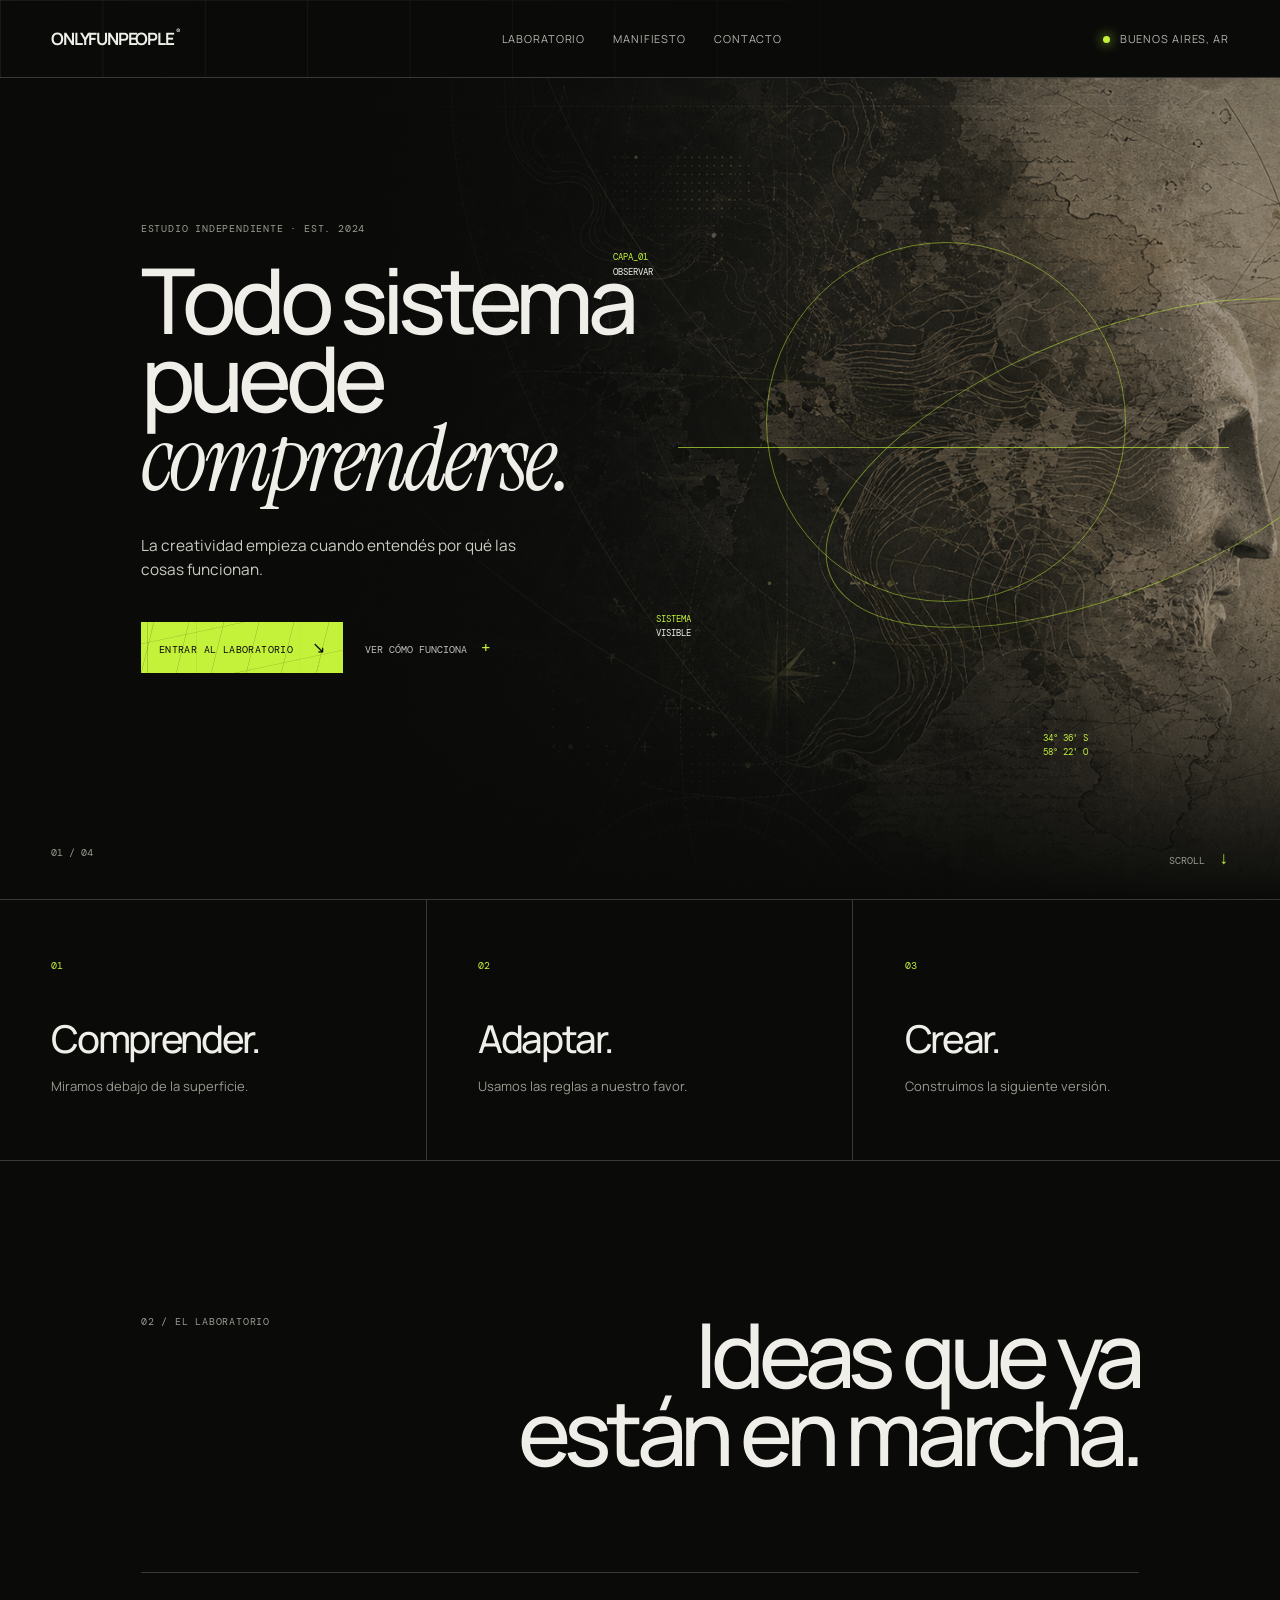
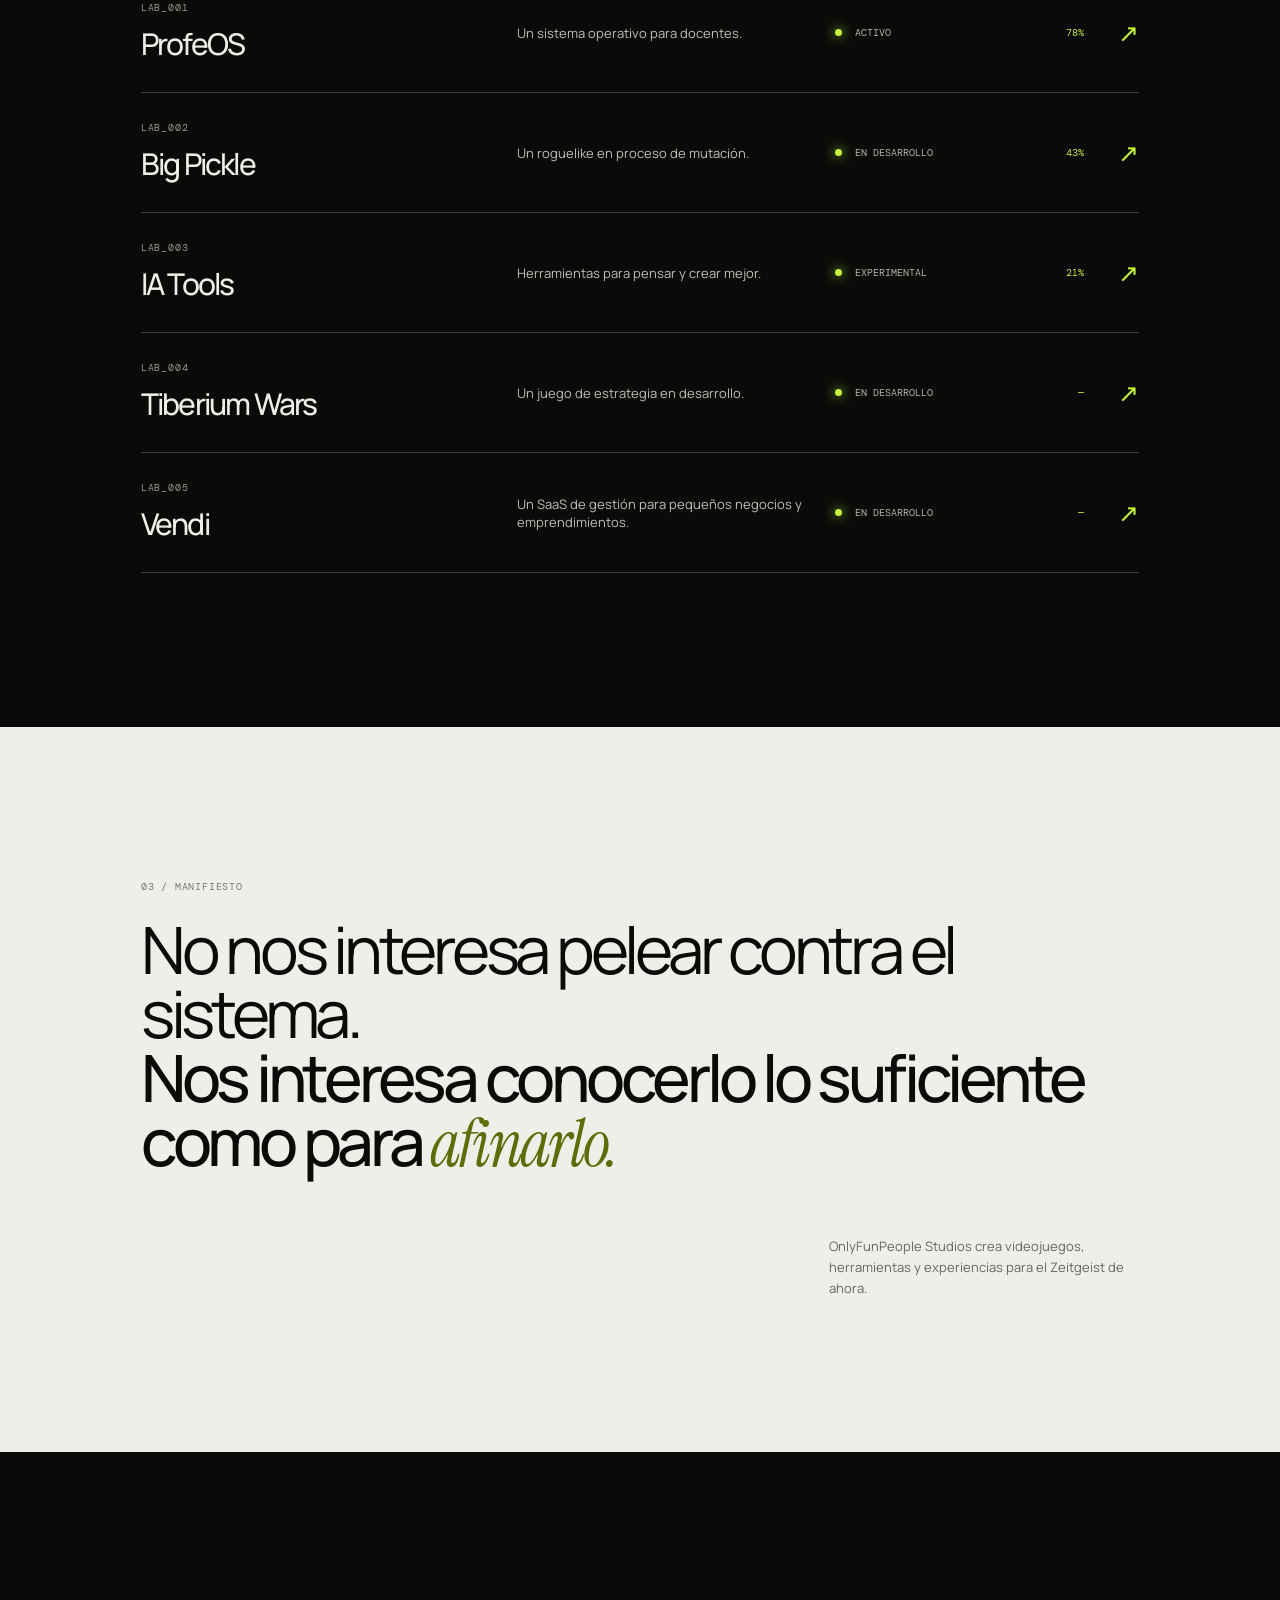
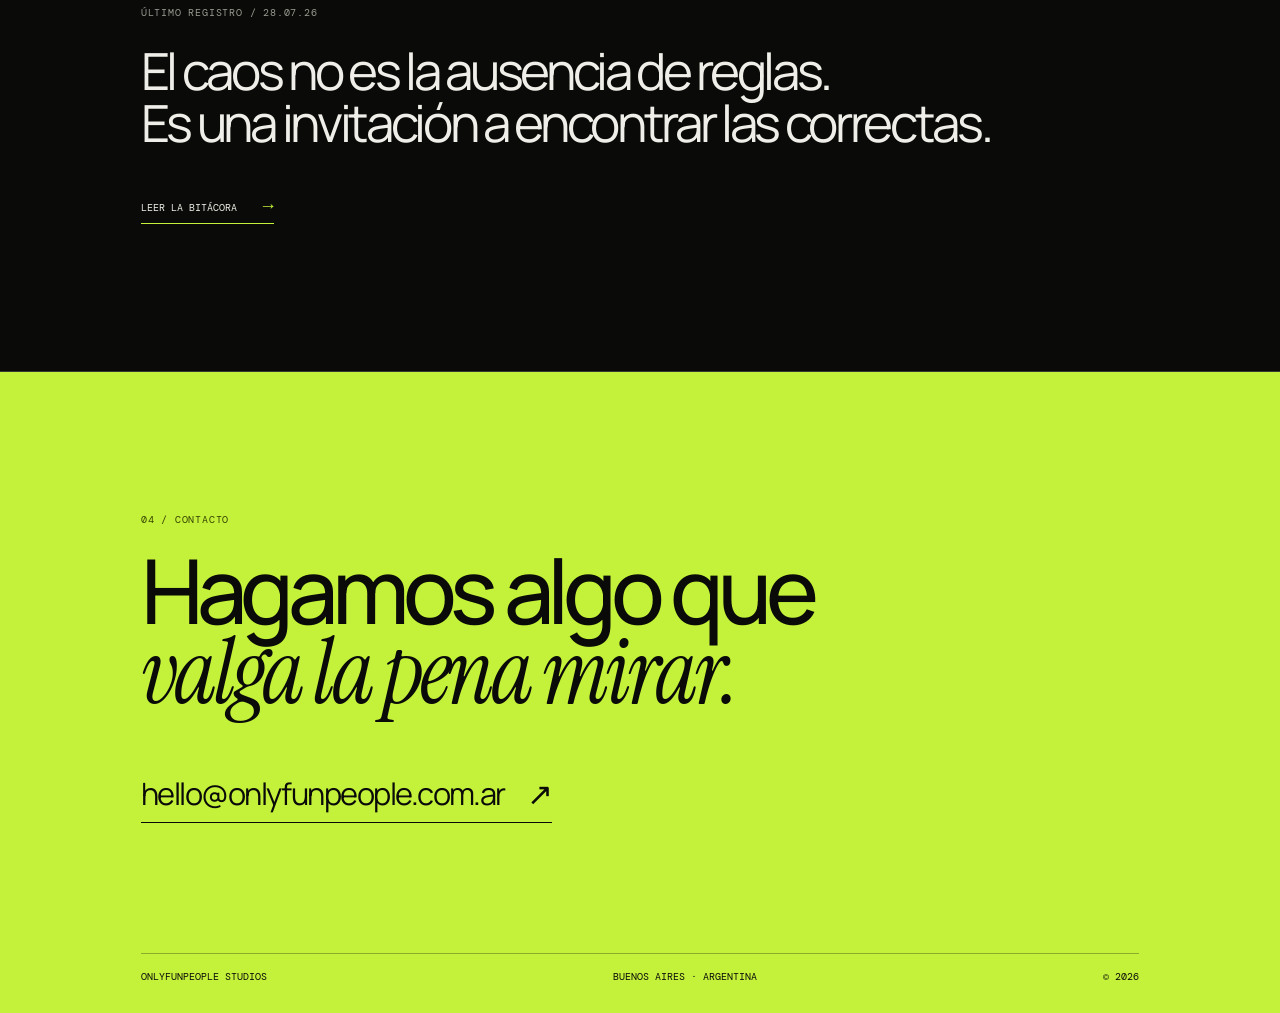
<file: index.html>
<!doctype html>
<html lang="es">
  <head>
    <meta charset="UTF-8" />
    <meta name="viewport" content="width=device-width, initial-scale=1.0" />
    <meta name="description" content="OnlyFunPeople Studios — laboratorio creativo de Buenos Aires." />
    <meta name="theme-color" content="#0a0b09" />
    <title>OnlyFunPeople Studios — Comprender. Adaptar. Crear.</title>
    <link rel="preconnect" href="https://fonts.googleapis.com" />
    <link rel="preconnect" href="https://fonts.gstatic.com" crossorigin />
    <link href="https://fonts.googleapis.com/css2?family=DM+Mono:wght@400;500&family=Instrument+Serif:ital@0;1&family=Manrope:wght@400;500;600;700&display=swap" rel="stylesheet" />
    <link rel="stylesheet" href="styles.css?v=ofp-v2-1" />
  </head>
  <body>
    <main>
      <section class="hero" id="inicio">
        <div class="grid" aria-hidden="true"></div>
        <nav class="nav" aria-label="Navegación principal">
          <a class="wordmark" href="#inicio">ONLYFUNPEOPLE<span>®</span></a>
          <div class="nav-links">
            <a href="#laboratorio">Laboratorio</a>
            <a href="#manifiesto">Manifiesto</a>
            <a href="#contacto">Contacto</a>
          </div>
          <span class="availability"><i></i> Buenos Aires, AR</span>
        </nav>
        <div class="hero-copy">
          <p class="eyebrow">ESTUDIO INDEPENDIENTE · EST. 2024</p>
          <h1>Todo sistema<br />puede <em>comprenderse.</em></h1>
          <p class="lede">La creatividad empieza cuando entendés por qué las cosas funcionan.</p>
          <div class="hero-actions">
            <a class="button" href="#laboratorio">Entrar al laboratorio <span>↘</span></a>
            <button class="text-button" id="layers-toggle" aria-pressed="false">Ver cómo funciona <span>+</span></button>
          </div>
        </div>
        <div class="portrait" aria-label="Ptolomeo disuelto en capas cartográficas">
          <img src="assets/ptolemy-map-hero.png" alt="Perfil de Ptolomeo fusionado con cartografía" />
          <div class="scan-line"></div><div class="orbit orbit-a"></div><div class="orbit orbit-b"></div>
          <span class="annotation a1">CAPA_01<br /><b>OBSERVAR</b></span>
          <span class="annotation a2">34° 36′ S<br />58° 22′ O</span>
          <span class="annotation a3">SISTEMA<br /><b>VISIBLE</b></span>
        </div>
        <p class="hero-index">01 / 04</p><a class="scroll-mark" href="#laboratorio">SCROLL <span>↓</span></a>
      </section>

      <section class="principles" aria-label="Principios">
        <article><span>01</span><h2>Comprender.</h2><p>Miramos debajo de la superficie.</p></article>
        <article><span>02</span><h2>Adaptar.</h2><p>Usamos las reglas a nuestro favor.</p></article>
        <article><span>03</span><h2>Crear.</h2><p>Construimos la siguiente versión.</p></article>
      </section>

      <section class="laboratory section" id="laboratorio">
        <div class="section-heading"><p class="eyebrow">02 / EL LABORATORIO</p><h2>Ideas que ya<br />están en marcha.</h2></div>
        <div class="lab-list">
          <article class="lab"><div><p class="lab-id">LAB_001</p><h3>ProfeOS</h3></div><p class="lab-description">Un sistema operativo para docentes.</p><div class="lab-status"><span><i></i> ACTIVO</span><b>78%</b></div><a href="https://profeos.com.ar" target="_blank" rel="noreferrer" aria-label="Conocer ProfeOS">↗</a></article>
          <article class="lab"><div><p class="lab-id">LAB_002</p><h3>Big Pickle</h3></div><p class="lab-description">Un roguelike en proceso de mutación.</p><div class="lab-status"><span><i></i> EN DESARROLLO</span><b>43%</b></div><a href="/bigpickle/" aria-label="Jugar Big Pickle">↗</a></article>
          <article class="lab"><div><p class="lab-id">LAB_003</p><h3>IA Tools</h3></div><p class="lab-description">Herramientas para pensar y crear mejor.</p><div class="lab-status"><span><i></i> EXPERIMENTAL</span><b>21%</b></div><a href="#contacto" aria-label="Conocer IA Tools">↗</a></article>
          <article class="lab"><div><p class="lab-id">LAB_004</p><h3>Tiberium Wars</h3></div><p class="lab-description">Un juego de estrategia en desarrollo.</p><div class="lab-status"><span><i></i> EN DESARROLLO</span><b>—</b></div><a href="/tiberium/" aria-label="Jugar Tiberium Wars">↗</a></article>
          <article class="lab"><div><p class="lab-id">LAB_005</p><h3>Vendi</h3></div><p class="lab-description">Un SaaS de gestión para pequeños negocios y emprendimientos.</p><div class="lab-status"><span><i></i> EN DESARROLLO</span><b>—</b></div><a href="https://vendi.onlyfunpeople.com.ar/" target="_blank" rel="noreferrer" aria-label="Conocer Vendi">↗</a></article>
        </div>
      </section>

      <section class="manifesto section" id="manifiesto">
        <p class="eyebrow">03 / MANIFIESTO</p>
        <p class="manifesto-copy">No nos interesa pelear contra el sistema.<br /><strong>Nos interesa conocerlo lo suficiente<br />como para <em>afinarlo.</em></strong></p>
        <p class="manifesto-note">OnlyFunPeople Studios crea videojuegos, herramientas y experiencias para el Zeitgeist de ahora.</p>
      </section>

      <section class="log section"><p class="eyebrow">ÚLTIMO REGISTRO / 28.07.26</p><p class="log-entry">El caos no es la ausencia de reglas.<br />Es una invitación a encontrar las correctas.</p><a href="#contacto" class="underlined">Leer la bitácora <span>→</span></a></section>

      <footer id="contacto"><p class="eyebrow">04 / CONTACTO</p><h2>Hagamos algo que<br /><em>valga la pena mirar.</em></h2><a class="email" href="mailto:hello@onlyfunpeople.com.ar">hello@onlyfunpeople.com.ar <span>↗</span></a><div class="footer-bottom"><span>ONLYFUNPEOPLE STUDIOS</span><span>BUENOS AIRES · ARGENTINA</span><span>© 2026</span></div></footer>
    </main>
    <script src="app.js?v=ofp-v2-1"></script>
  </body>
</html>
</file>
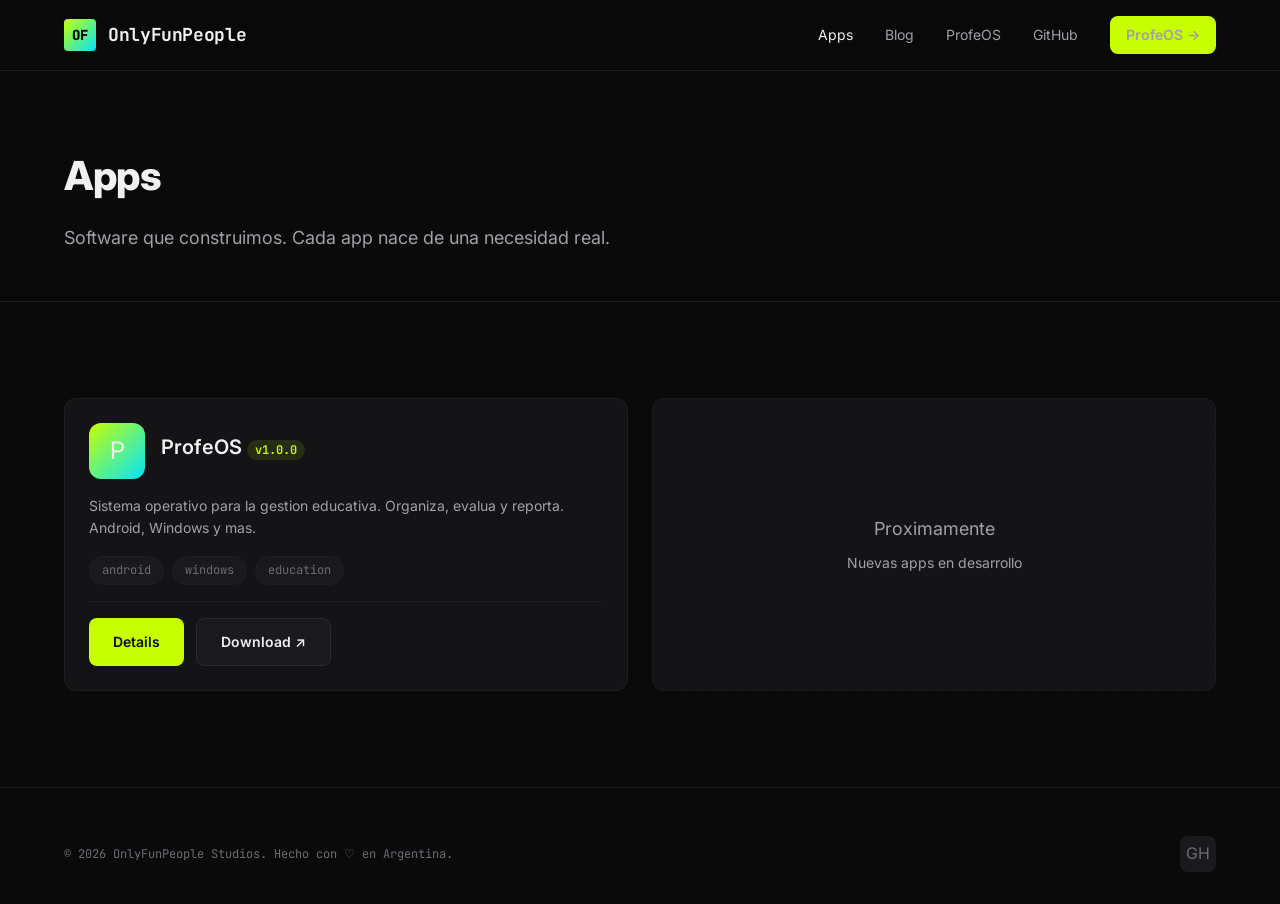
<file: apps/index.html>
<!DOCTYPE html>
<html lang="es">
<head>
  <meta charset="UTF-8">
  <meta name="viewport" content="width=device-width, initial-scale=1.0">
  <title>Apps | OnlyFunPeople Studios</title>
  <meta name="description" content="Nuestras aplicaciones y herramientas. Software construido con pasion.">
  <link rel="stylesheet" href="/assets/css/style.css">
  <link rel="preconnect" href="https://fonts.googleapis.com">
  <link href="https://fonts.googleapis.com/css2?family=Inter:wght@400;500;600;700;800&family=JetBrains+Mono:wght@400;500;700&display=swap" rel="stylesheet">
</head>
<body>

  <!-- Navbar -->
  <nav class="navbar">
    <div class="container">
      <a href="/" class="navbar-logo">
        <div class="logo-icon">OF</div>
        <span>OnlyFunPeople</span>
      </a>
      <div class="navbar-nav">
        <a href="/apps/" style="color: var(--text-primary);">Apps</a>
        <a href="/blog/">Blog</a>
        <a href="/profeos/">ProfeOS</a>
        <a href="https://github.com/OnlyFunPeopleStudios" target="_blank" rel="noopener">GitHub</a>
        <a href="/profeos/" class="navbar-cta">ProfeOS &rarr;</a>
      </div>
      <button class="menu-toggle" aria-label="Menu">
        <span></span><span></span><span></span>
      </button>
    </div>
  </nav>

  <!-- Header -->
  <div class="page-header">
    <div class="container">
      <h1>Apps</h1>
      <p>Software que construimos. Cada app nace de una necesidad real.</p>
    </div>
  </div>

  <!-- Apps -->
  <section class="section">
    <div class="container">
      <div class="grid grid-2">
        <div class="app-card card">
          <div class="app-card-header">
            <div class="app-card-icon">P</div>
            <div class="app-card-meta">
              <h3>ProfeOS <span class="version" data-version>v1.0.0</span></h3>
            </div>
          </div>
          <div class="app-card-body">
            <p>Sistema operativo para la gestion educativa. Organiza, evalua y reporta. Android, Windows y mas.</p>
            <div class="app-card-tags mt-4">
              <span class="tag">android</span>
              <span class="tag">windows</span>
              <span class="tag">education</span>
            </div>
          </div>
          <div class="app-card-footer">
            <a href="/profeos/" class="btn btn-primary">Details</a>
            <a href="https://github.com/OnlyFunPeopleStudios/profeos-app/releases" target="_blank" class="btn btn-secondary">Download &nearr;</a>
          </div>
        </div>

        <!-- Placeholder for future apps -->
        <div class="card" style="display:flex; align-items:center; justify-content:center; min-height:200px; border-style:dashed;">
          <div style="text-align:center;">
            <p class="text-muted" style="font-size: var(--text-lg);">Proximamente</p>
            <p class="text-muted" style="font-size: var(--text-sm); margin-top: var(--space-2);">Nuevas apps en desarrollo</p>
          </div>
        </div>
      </div>
    </div>
  </section>

  <!-- Footer -->
  <footer class="footer">
    <div class="container">
      <div class="footer-bottom" style="border-top:none; margin-top:0; padding-top:0;">
        <p>&copy; <span id="current-year">2026</span> OnlyFunPeople Studios. Hecho con ♡ en Argentina.</p>
        <div class="footer-socials">
          <a href="https://github.com/OnlyFunPeopleStudios" target="_blank" rel="noopener" aria-label="GitHub">GH</a>
        </div>
      </div>
    </div>
  </footer>

  <script src="/assets/js/main.js"></script>
</body>
</html>
</file>
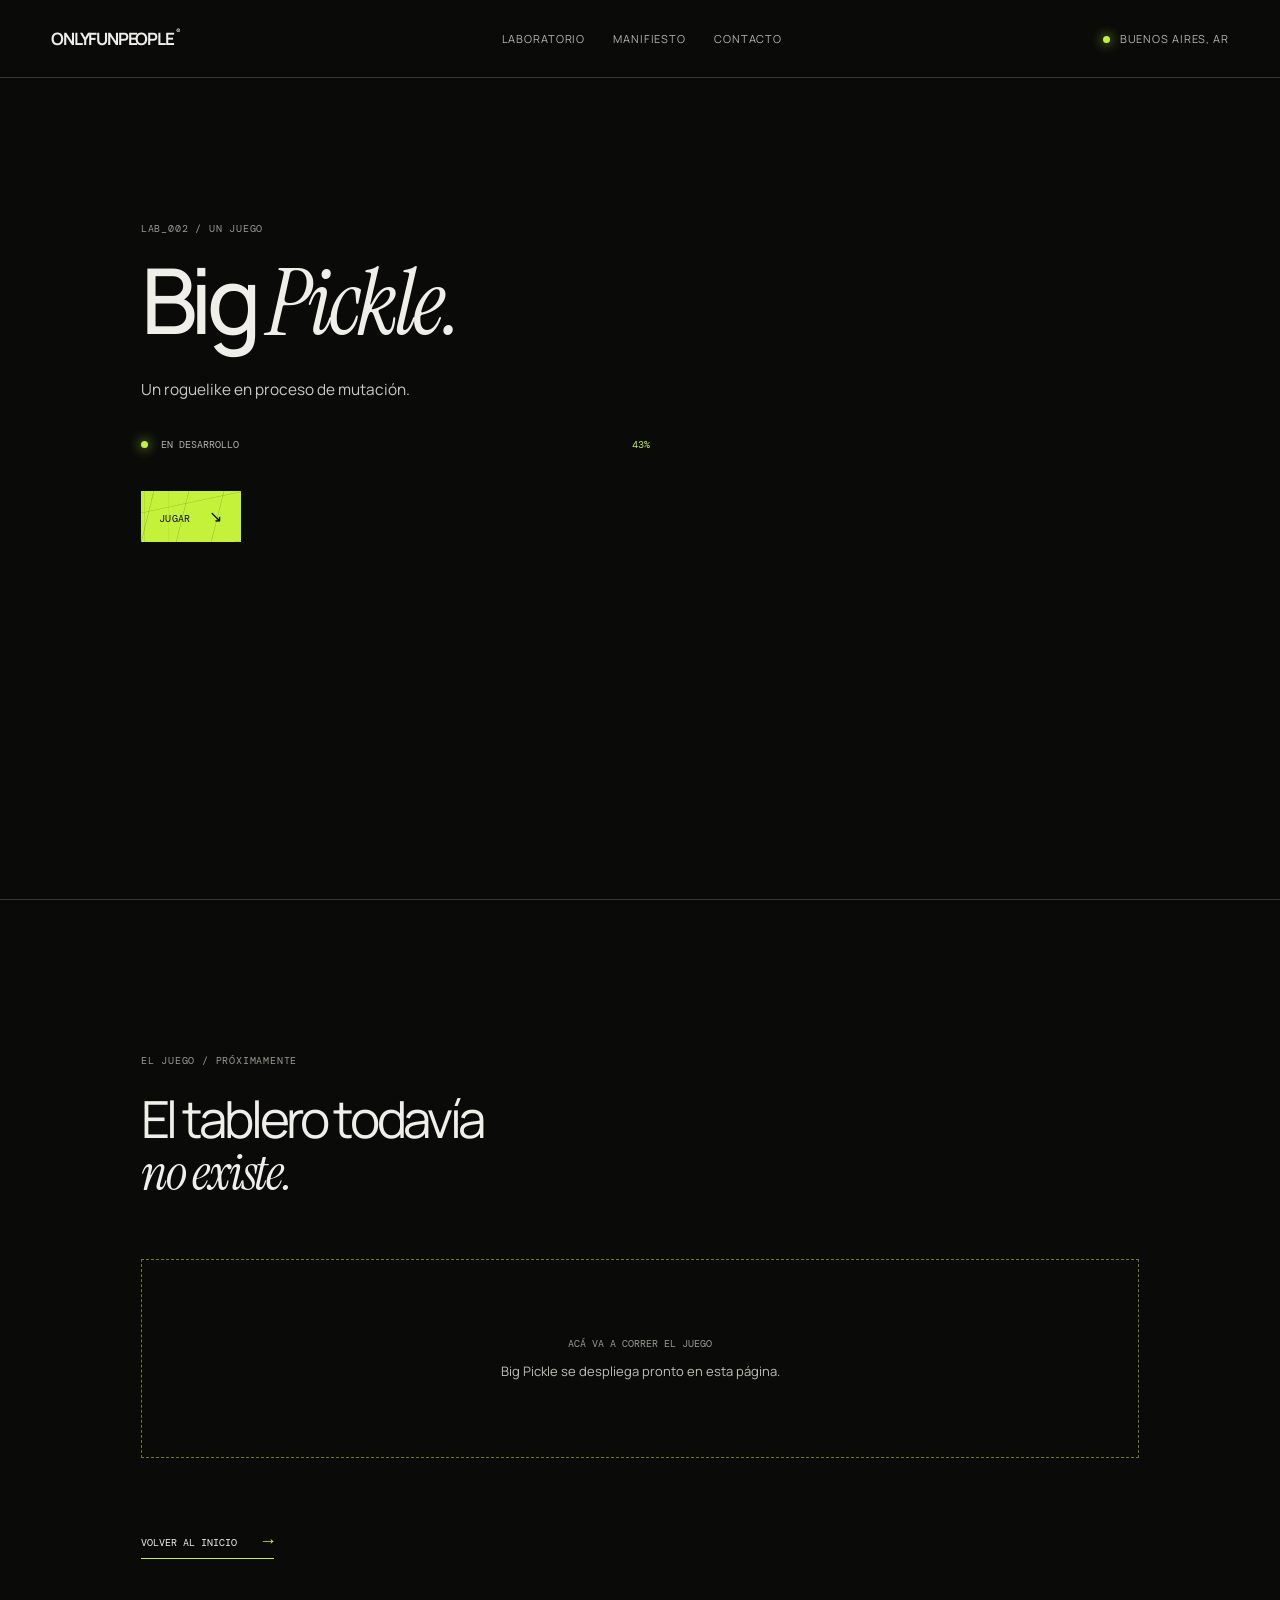
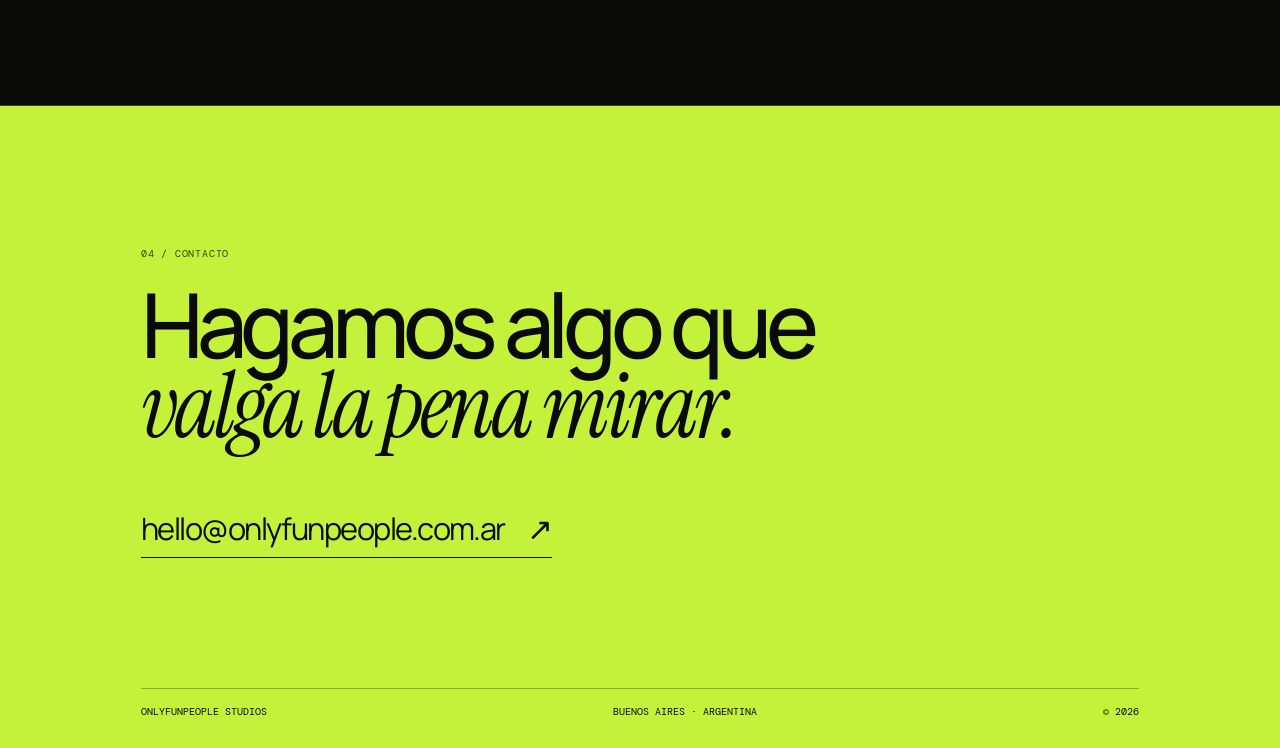
<file: bigpickle/index.html>
<!doctype html>
<html lang="es">
  <head>
    <meta charset="UTF-8" />
    <meta name="viewport" content="width=device-width, initial-scale=1.0" />
    <meta name="description" content="Big Pickle — un roguelike en proceso de mutación, por OnlyFunPeople Studios." />
    <meta name="theme-color" content="#0a0b09" />
    <title>Big Pickle — OnlyFunPeople Studios</title>
    <link rel="preconnect" href="https://fonts.googleapis.com" />
    <link rel="preconnect" href="https://fonts.gstatic.com" crossorigin />
    <link href="https://fonts.googleapis.com/css2?family=DM+Mono:wght@400;500&family=Instrument+Serif:ital@0;1&family=Manrope:wght@400;500;600;700&display=swap" rel="stylesheet" />
    <link rel="stylesheet" href="../styles.css" />
  </head>
  <body>
    <main>
      <section class="hero" id="inicio">
        <nav class="nav" aria-label="Navegación principal">
          <a class="wordmark" href="../">ONLYFUNPEOPLE<span>®</span></a>
          <div class="nav-links">
            <a href="../#laboratorio">Laboratorio</a>
            <a href="../#manifiesto">Manifiesto</a>
            <a href="../#contacto">Contacto</a>
          </div>
          <span class="availability"><i></i> Buenos Aires, AR</span>
        </nav>
        <div class="hero-copy">
          <p class="eyebrow">LAB_002 / UN JUEGO</p>
          <h1>Big <em>Pickle.</em></h1>
          <p class="lede">Un roguelike en proceso de mutación.</p>
          <div class="lab-status" style="margin-top:36px"><span><i></i> EN DESARROLLO</span><b>43%</b></div>
          <div class="hero-actions">
            <a class="button" href="#juego">Jugar <span>↘</span></a>
          </div>
        </div>
      </section>

      <section class="log section" id="juego">
        <p class="eyebrow">EL JUEGO / PRÓXIMAMENTE</p>
        <p class="log-entry">El tablero todavía<br /><em>no existe.</em></p>
        <div style="border:1px dashed rgba(196,242,58,.5);padding:clamp(40px,6vw,90px);text-align:center;margin:60px 0 70px;">
          <p style="font:10px 'DM Mono',monospace;color:#9a9a91;margin:0;">ACÁ VA A CORRER EL JUEGO</p>
          <p class="lab-description" style="margin:12px 0 0;">Big Pickle se despliega pronto en esta página.</p>
        </div>
        <a href="../" class="underlined">Volver al inicio <span>→</span></a>
      </section>

      <footer id="contacto">
        <p class="eyebrow">04 / CONTACTO</p>
        <h2>Hagamos algo que<br /><em>valga la pena mirar.</em></h2>
        <a class="email" href="mailto:hello@onlyfunpeople.com.ar">hello@onlyfunpeople.com.ar <span>↗</span></a>
        <div class="footer-bottom"><span>ONLYFUNPEOPLE STUDIOS</span><span>BUENOS AIRES · ARGENTINA</span><span>© 2026</span></div>
      </footer>
    </main>
  </body>
</html>
</file>
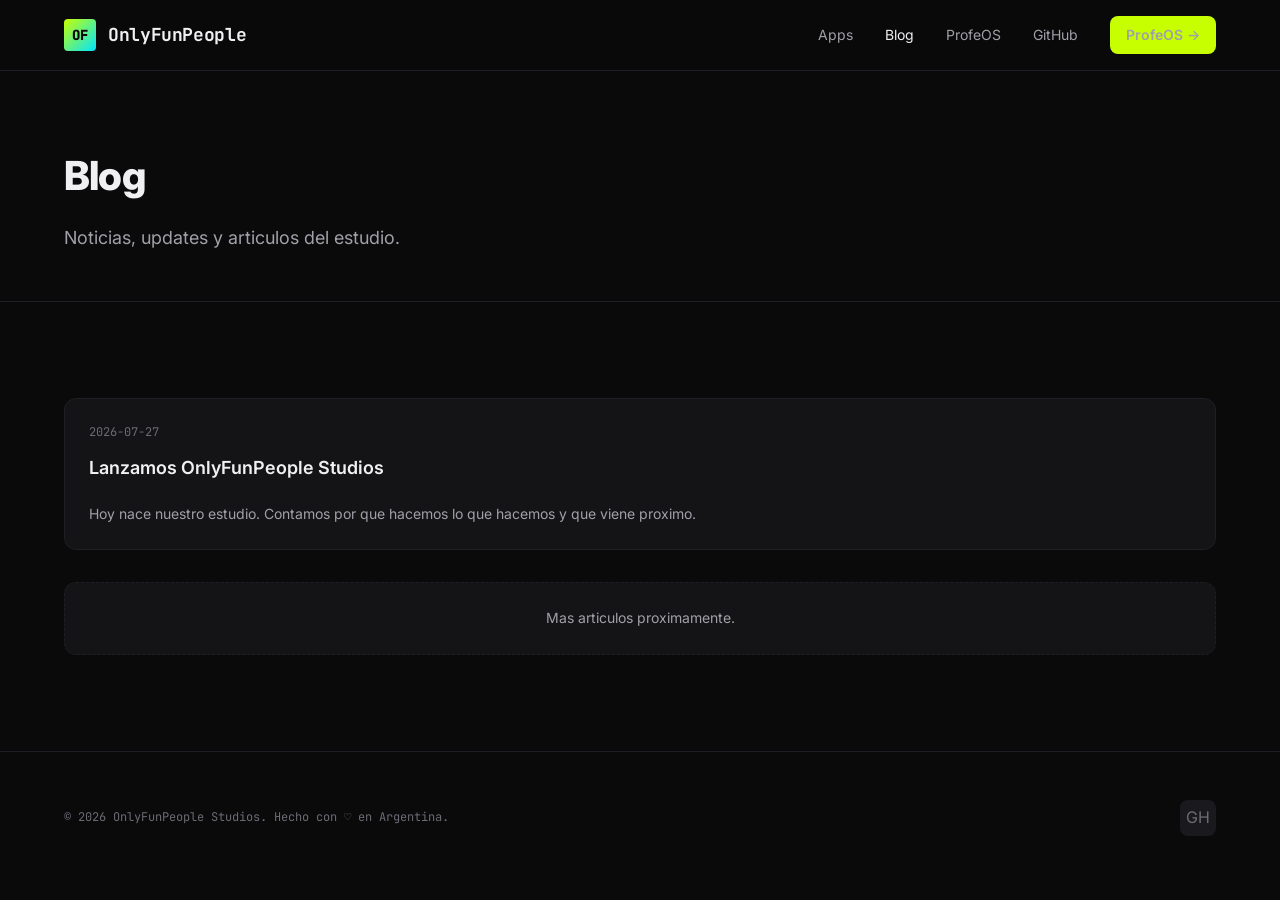
<file: blog/index.html>
<!DOCTYPE html>
<html lang="es">
<head>
  <meta charset="UTF-8">
  <meta name="viewport" content="width=device-width, initial-scale=1.0">
  <title>Blog | OnlyFunPeople Studios</title>
  <meta name="description" content="Noticias, actualizaciones y articulos de OnlyFunPeople Studios.">
  <link rel="stylesheet" href="/assets/css/style.css">
  <link rel="preconnect" href="https://fonts.googleapis.com">
  <link href="https://fonts.googleapis.com/css2?family=Inter:wght@400;500;600;700;800&family=JetBrains+Mono:wght@400;500;700&display=swap" rel="stylesheet">
</head>
<body>

  <!-- Navbar -->
  <nav class="navbar">
    <div class="container">
      <a href="/" class="navbar-logo">
        <div class="logo-icon">OF</div>
        <span>OnlyFunPeople</span>
      </a>
      <div class="navbar-nav">
        <a href="/apps/">Apps</a>
        <a href="/blog/" style="color: var(--text-primary);">Blog</a>
        <a href="/profeos/">ProfeOS</a>
        <a href="https://github.com/OnlyFunPeopleStudios" target="_blank" rel="noopener">GitHub</a>
        <a href="/profeos/" class="navbar-cta">ProfeOS &rarr;</a>
      </div>
      <button class="menu-toggle" aria-label="Menu">
        <span></span><span></span><span></span>
      </button>
    </div>
  </nav>

  <!-- Header -->
  <div class="page-header">
    <div class="container">
      <h1>Blog</h1>
      <p>Noticias, updates y articulos del estudio.</p>
    </div>
  </div>

  <!-- Posts -->
  <section class="section">
    <div class="container">
      <div class="blog-card card">
        <span class="date">2026-07-27</span>
        <h3><a href="#">Lanzamos OnlyFunPeople Studios</a></h3>
        <p>Hoy nace nuestro estudio. Contamos por que hacemos lo que hacemos y que viene proximo.</p>
      </div>
      <div class="card mt-8" style="text-align:center; border-style:dashed;">
        <p class="text-muted">Mas articulos proximamente.</p>
      </div>
    </div>
  </section>

  <!-- Footer -->
  <footer class="footer">
    <div class="container">
      <div class="footer-bottom" style="border-top:none; margin-top:0; padding-top:0;">
        <p>&copy; <span id="current-year">2026</span> OnlyFunPeople Studios. Hecho con ♡ en Argentina.</p>
        <div class="footer-socials">
          <a href="https://github.com/OnlyFunPeopleStudios" target="_blank" rel="noopener" aria-label="GitHub">GH</a>
        </div>
      </div>
    </div>
  </footer>

  <script src="/assets/js/main.js"></script>
</body>
</html>
</file>
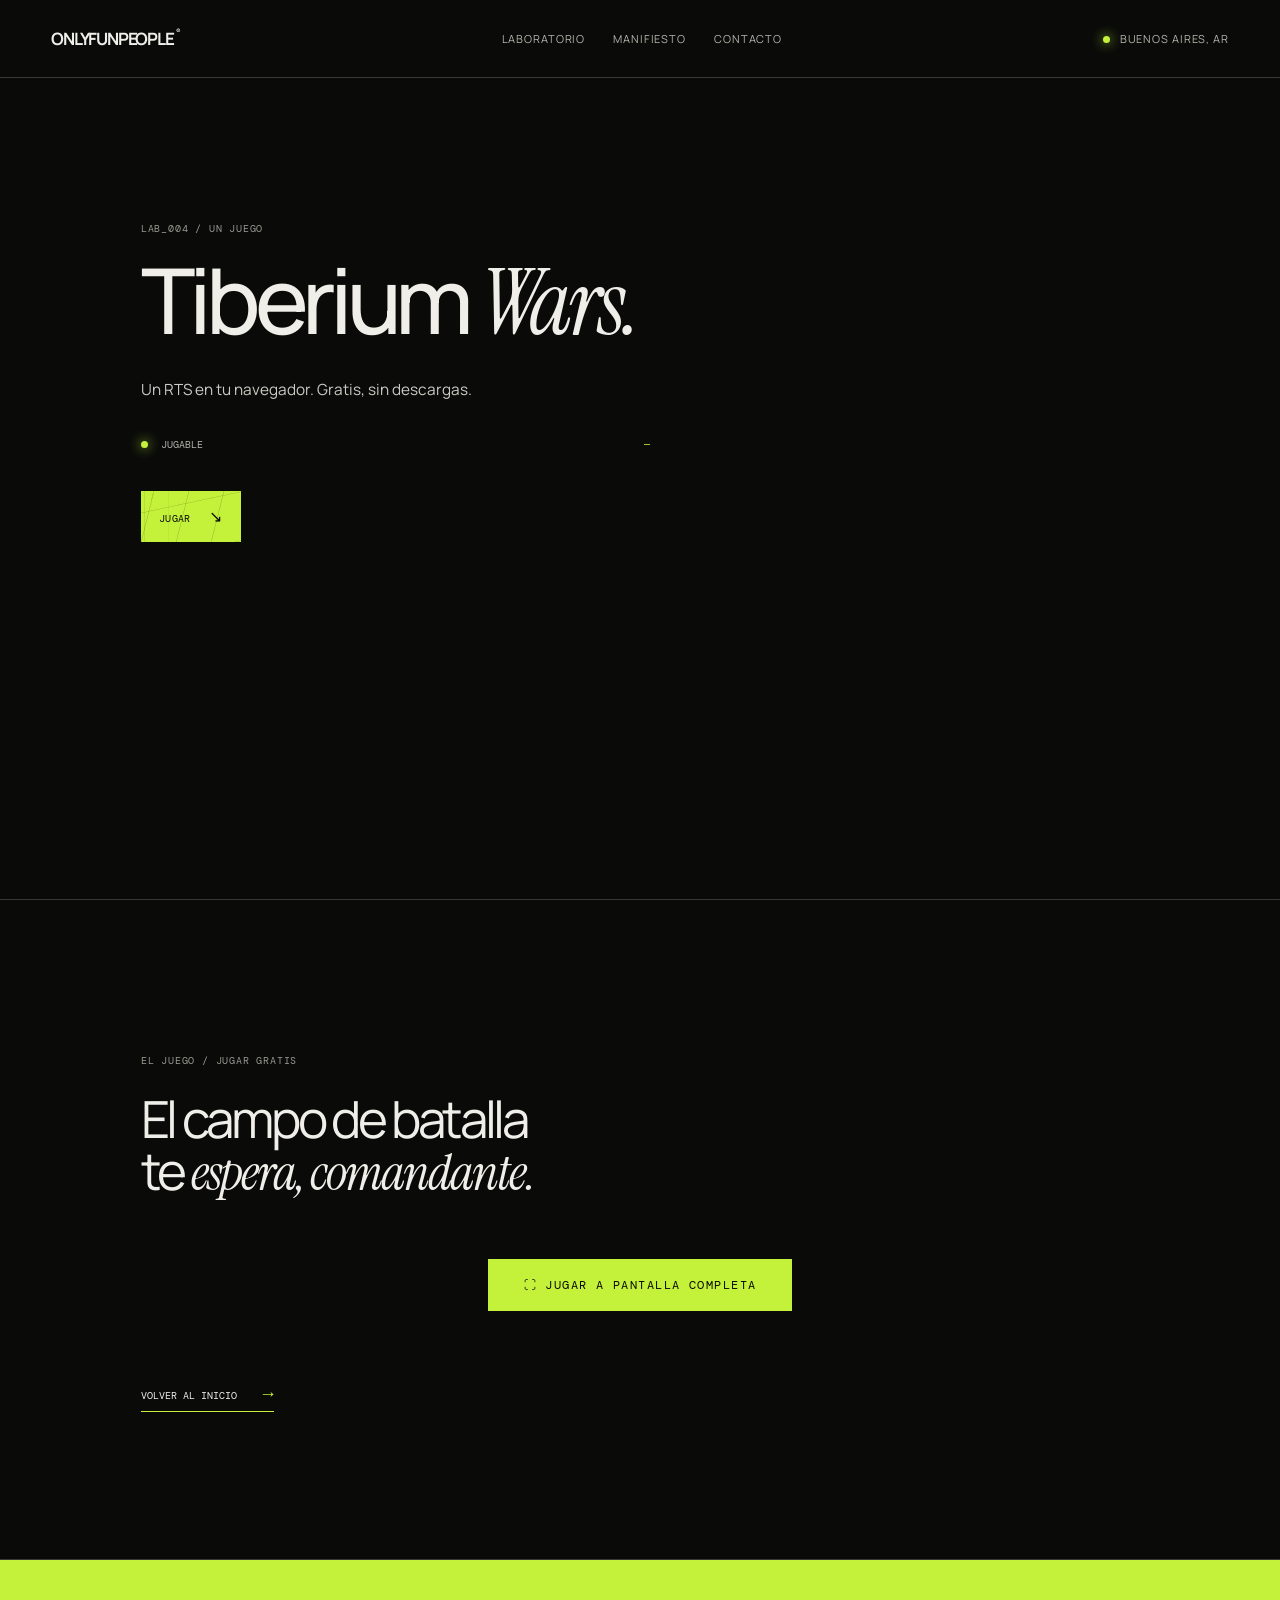
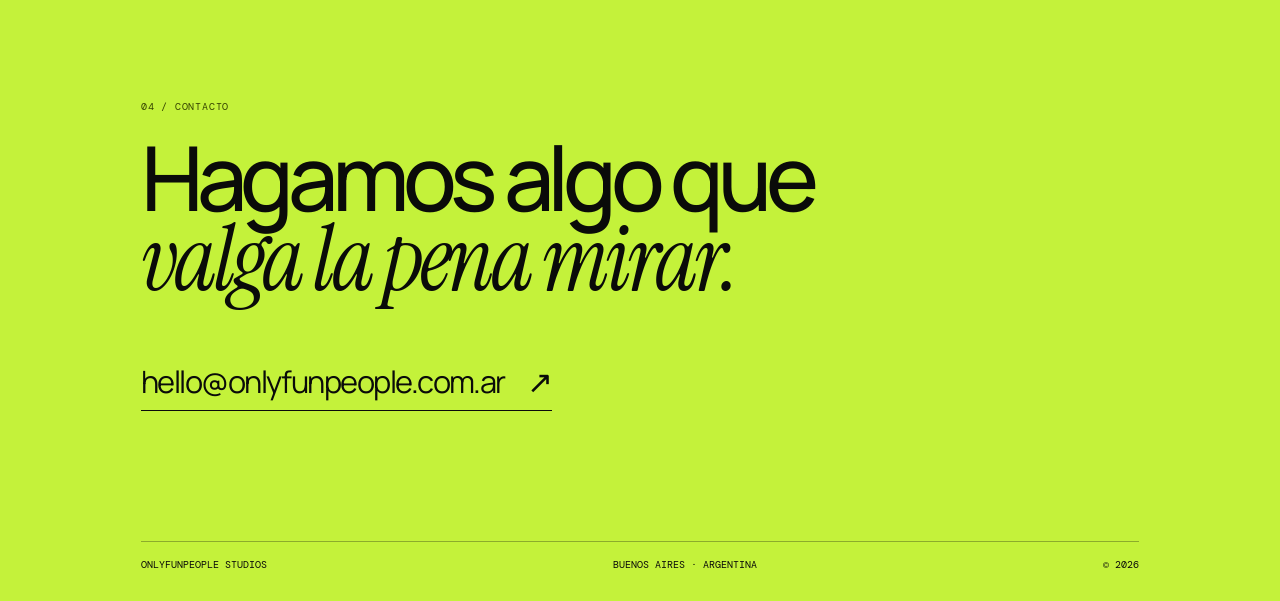
<file: tiberium/index.html>
<!doctype html>
<html lang="es">
  <head>
    <meta charset="UTF-8" />
    <meta name="viewport" content="width=device-width, initial-scale=1.0" />
    <meta name="description" content="Tiberium Wars — un juego de estrategia por OnlyFunPeople Studios." />
    <meta name="theme-color" content="#0a0b09" />
    <title>Tiberium Wars — OnlyFunPeople Studios</title>
    <link rel="preconnect" href="https://fonts.googleapis.com" />
    <link rel="preconnect" href="https://fonts.gstatic.com" crossorigin />
    <link href="https://fonts.googleapis.com/css2?family=DM+Mono:wght@400;500&family=Instrument+Serif:ital@0;1&family=Manrope:wght@400;500;600;700&display=swap" rel="stylesheet" />
    <link rel="stylesheet" href="../styles.css" />
  </head>
  <body>
    <main>
      <section class="hero" id="inicio">
        <nav class="nav" aria-label="Navegación principal">
          <a class="wordmark" href="../">ONLYFUNPEOPLE<span>®</span></a>
          <div class="nav-links">
            <a href="../#laboratorio">Laboratorio</a>
            <a href="../#manifiesto">Manifiesto</a>
            <a href="../#contacto">Contacto</a>
          </div>
          <span class="availability"><i></i> Buenos Aires, AR</span>
        </nav>
        <div class="hero-copy">
          <p class="eyebrow">LAB_004 / UN JUEGO</p>
          <h1>Tiberium <em>Wars.</em></h1>
          <p class="lede">Un RTS en tu navegador. Gratis, sin descargas.</p>
          <div class="lab-status" style="margin-top:36px"><span><i></i> JUGABLE</span><b>—</b></div>
          <div class="hero-actions">
            <a class="button" href="#juego">Jugar <span>↘</span></a>
          </div>
        </div>
      </section>

      <section class="log section" id="juego">
        <p class="eyebrow">EL JUEGO / JUGAR GRATIS</p>
        <p class="log-entry">El campo de batalla<br />te <em>espera, comandante.</em></p>
        <div style="display:flex;justify-content:center;margin:60px 0 70px;">
          <a href="https://onlyfunpeoplestudios.github.io/Tiberium-Wars-RTS/" target="_blank" rel="noopener" style="font:12px 'DM Mono',monospace;letter-spacing:.12em;color:#0a0b09;background:#c4f23a;padding:18px 36px;text-decoration:none;">⛶ JUGAR A PANTALLA COMPLETA</a>
        </div>
        <a href="../" class="underlined">Volver al inicio <span>→</span></a>
      </section>

      <footer id="contacto">
        <p class="eyebrow">04 / CONTACTO</p>
        <h2>Hagamos algo que<br /><em>valga la pena mirar.</em></h2>
        <a class="email" href="mailto:hello@onlyfunpeople.com.ar">hello@onlyfunpeople.com.ar <span>↗</span></a>
        <div class="footer-bottom"><span>ONLYFUNPEOPLE STUDIOS</span><span>BUENOS AIRES · ARGENTINA</span><span>© 2026</span></div>
      </footer>
    </main>
  </body>
</html>
</file>
<file: styles.css>
:root{--ink:#0a0b09;--paper:#f0eee8;--muted:#9a9a91;--acid:#c4f23a;--line:rgba(240,238,232,.2)}*{box-sizing:border-box}html{scroll-behavior:smooth}body{margin:0;background:var(--ink);color:var(--paper);font-family:Manrope,Arial,sans-serif}a{color:inherit;text-decoration:none}button{font:inherit}.hero{min-height:100svh;position:relative;overflow:hidden;border-bottom:1px solid var(--line);isolation:isolate}.grid{position:absolute;inset:0;z-index:-2;opacity:.35;background-image:linear-gradient(var(--line) 1px,transparent 1px),linear-gradient(90deg,var(--line) 1px,transparent 1px);background-size:clamp(56px,8vw,120px) clamp(56px,8vw,120px);mask-image:linear-gradient(90deg,#000,transparent 75%)}.nav{height:78px;display:flex;align-items:center;justify-content:space-between;padding:0 clamp(20px,4vw,70px);border-bottom:1px solid var(--line);position:relative;z-index:3;font-size:11px;text-transform:uppercase;letter-spacing:.08em}.wordmark{font-weight:700;letter-spacing:-.07em;font-size:17px}.wordmark span{font-size:7px;vertical-align:top;margin-left:2px;letter-spacing:0}.nav-links{display:flex;gap:28px;color:#b5b5ad}.nav-links a:hover{color:var(--acid)}.availability{color:#b5b5ad}.availability i,.lab-status i{width:7px;height:7px;background:var(--acid);display:inline-block;border-radius:50%;margin-right:7px;box-shadow:0 0 12px var(--acid)}.hero-copy{width:min(650px,65vw);padding:clamp(90px,16vh,180px) 0 100px clamp(20px,11vw,180px);position:relative;z-index:2}.eyebrow,.lab-id{font:10px "DM Mono",monospace;letter-spacing:.08em;color:var(--muted);margin:0 0 25px}h1,h2,h3,p{margin-top:0}h1{font-size:clamp(54px,7.1vw,116px);font-weight:500;letter-spacing:-.07em;line-height:.86;margin:0 0 36px}em{font-family:"Instrument Serif",Georgia,serif;font-weight:400;letter-spacing:-.04em}.lede{font-size:clamp(14px,1.2vw,18px);line-height:1.55;max-width:400px;color:#cbcac3}.hero-actions{margin-top:40px;display:flex;align-items:center;gap:22px}.button{background-color:var(--acid);background-image:repeating-linear-gradient(104deg,transparent 0 12px,rgba(10,11,9,.13) 12px 13px,transparent 13px 34px),repeating-linear-gradient(168deg,transparent 0 21px,rgba(10,11,9,.1) 21px 22px,transparent 22px 48px);color:var(--ink);padding:15px 18px;text-transform:uppercase;font:10px "DM Mono",monospace;letter-spacing:.04em;transition:transform .2s,filter .2s;position:relative;overflow:hidden}.button:after{content:"";position:absolute;inset:0;pointer-events:none;opacity:.6;background:linear-gradient(90deg,transparent 3%,rgba(10,11,9,.28) 3.2% 3.4%,transparent 3.6% 27%,rgba(10,11,9,.2) 27.2% 27.35%,transparent 27.6% 78%,rgba(10,11,9,.25) 78.1% 78.25%,transparent 78.5%);mix-blend-mode:multiply}.button:hover{transform:translate(-3px,-3px);filter:brightness(1.05)}.button span{font-size:16px;margin-left:12px;position:relative;z-index:1}.text-button{background:none;border:0;color:#c0c0b9;cursor:pointer;padding:10px 0;font:10px "DM Mono",monospace;text-transform:uppercase}.text-button span{color:var(--acid);font-size:16px;margin-left:8px}.portrait{position:absolute;right:0;top:78px;bottom:0;width:100%;z-index:0}.portrait img{width:100%;height:100%;object-fit:cover;object-position:center;opacity:.72;filter:contrast(1.06) saturate(.78)}.portrait:after{content:"";position:absolute;inset:0;background:linear-gradient(90deg,var(--ink) 0,rgba(10,11,9,.88) 30%,transparent 65%),linear-gradient(0deg,var(--ink),transparent 36%)}.scan-line{position:absolute;top:45%;right:4%;width:43%;border-top:1px solid var(--acid);z-index:1;opacity:.65;transition:top .7s ease}.orbit{position:absolute;border:1px solid rgba(196,242,58,.48);border-radius:50%;z-index:1;transition:transform .7s ease}.orbit-a{width:360px;height:360px;right:12%;top:20%}.orbit-b{width:600px;height:260px;right:-10%;top:31%;transform:rotate(-22deg)}.annotation{font:9px "DM Mono",monospace;line-height:1.6;color:var(--acid);position:absolute;z-index:2;transition:transform .7s ease}.annotation b{color:var(--paper);font-weight:400}.a1{top:21%;right:49%}.a2{bottom:17%;right:15%}.a3{top:65%;right:46%}.is-exploded .scan-line{top:18%}.is-exploded .orbit-a{transform:translate(-100px,80px) scale(1.2)}.is-exploded .orbit-b{transform:translate(80px,-80px) rotate(-4deg)}.is-exploded .a1{transform:translate(-80px,-70px)}.is-exploded .a2{transform:translate(50px,60px)}.is-exploded .a3{transform:translate(-120px,70px)}.hero-index{position:absolute;bottom:30px;left:clamp(20px,4vw,70px);font:10px "DM Mono",monospace;color:var(--muted)}.scroll-mark{position:absolute;bottom:30px;right:clamp(20px,4vw,70px);font:10px "DM Mono",monospace;color:var(--muted)}.scroll-mark span{color:var(--acid);font-size:17px;margin-left:8px}.principles{display:grid;grid-template-columns:repeat(3,1fr);border-bottom:1px solid var(--line)}.principles article{padding:52px clamp(20px,4vw,70px);border-right:1px solid var(--line)}.principles article:last-child{border:0}.principles span{font:10px "DM Mono",monospace;color:var(--acid)}.principles h2{font-size:clamp(29px,3vw,46px);letter-spacing:-.06em;font-weight:500;margin:38px 0 12px}.principles p{color:var(--muted);font-size:13px}.section{padding:clamp(90px,12vw,180px) clamp(20px,11vw,180px)}.section-heading{display:flex;justify-content:space-between;align-items:flex-start}.section-heading h2,footer h2{font-weight:500;font-size:clamp(48px,7vw,104px);line-height:.88;letter-spacing:-.07em;margin:0;text-align:right}.lab-list{margin-top:100px;border-top:1px solid var(--line)}.lab{display:grid;grid-template-columns:1.2fr 1fr .85fr 30px;gap:25px;align-items:center;padding:28px 0;border-bottom:1px solid var(--line)}.lab-id{margin:0 0 9px}.lab h3{font-size:30px;letter-spacing:-.06em;margin:0;font-weight:500}.lab-description{color:#c0c0b8;font-size:13px;margin:0}.lab-status{display:flex;justify-content:space-between;font:10px "DM Mono",monospace;color:#b5b5ad}.lab-status b{color:var(--acid);font-weight:400}.lab>a{font-size:25px;color:var(--acid);text-align:right}.lab:hover{background:rgba(196,242,58,.045)}.manifesto{background:var(--paper);color:var(--ink);min-height:80vh;display:flex;flex-direction:column;justify-content:center}.manifesto .eyebrow{color:#77776f}.manifesto-copy{font-size:clamp(33px,5.1vw,76px);line-height:.98;letter-spacing:-.065em;margin:0}.manifesto-copy strong{font-weight:500}.manifesto-copy em{color:#5b6e08}.manifesto-note{margin:60px 0 0 auto;width:min(310px,100%);font-size:13px;line-height:1.6;color:#65655e}.log{border-bottom:1px solid var(--line)}.log-entry{font-size:clamp(29px,4vw,63px);letter-spacing:-.065em;line-height:1.02;margin:0 0 45px}.underlined{border-bottom:1px solid var(--acid);font:10px "DM Mono",monospace;text-transform:uppercase;padding-bottom:9px}.underlined span{color:var(--acid);margin-left:20px;font-size:18px}footer{padding:clamp(80px,11vw,160px) clamp(20px,11vw,180px) 30px;background:var(--acid);color:var(--ink)}footer .eyebrow{color:#364400}footer h2{text-align:left}.email{display:inline-block;margin-top:60px;font-size:clamp(18px,2.4vw,34px);letter-spacing:-.05em;border-bottom:1px solid var(--ink);padding-bottom:8px}.email span{margin-left:18px}.footer-bottom{display:flex;justify-content:space-between;border-top:1px solid rgba(10,11,9,.3);padding-top:16px;margin-top:130px;font:10px "DM Mono",monospace}@media(max-width:800px){.nav-links,.availability{display:none}.nav{height:62px}.portrait{top:62px}.portrait:after{background:linear-gradient(0deg,var(--ink) 0,transparent 65%)}.hero-copy{width:100%;padding:clamp(130px,23vh,190px) 24px 110px}.hero-actions{align-items:flex-start;flex-direction:column;gap:12px}.annotation,.orbit{display:none}.scan-line{width:70%;right:0}.principles{grid-template-columns:1fr}.principles article{border-right:0;border-bottom:1px solid var(--line);padding:35px 24px}.section{padding:90px 24px}.section-heading{display:block}.section-heading h2{text-align:left}.lab-list{margin-top:60px}.lab{grid-template-columns:1fr 30px;gap:16px}.lab-description,.lab-status{grid-column:1/2}.lab>a{grid-column:2;grid-row:1;align-self:start}.manifesto{min-height:60vh}.footer-bottom{margin-top:80px;flex-direction:column;gap:10px}.hero-index{left:24px}.scroll-mark{right:24px}}
</file>
<file: assets/css/style.css>
/* ============================================
   OnlyFunPeople Studios - Design System
   Dark | Modern | Minimalist | Tech | Punk
   ============================================ */

/* ---------- Tokens ---------- */
:root {
  /* Colors */
  --bg-primary: #0a0a0b;
  --bg-secondary: #111113;
  --bg-tertiary: #1a1a1e;
  --bg-card: #141417;
  --bg-card-hover: #1c1c21;

  --text-primary: #f0f0f2;
  --text-secondary: #a0a0a8;
  --text-muted: #6b6b74;

  --accent-primary: #c8ff00;
  --accent-secondary: #00e5ff;
  --accent-tertiary: #ff3d71;
  --accent-gradient: linear-gradient(135deg, #c8ff00 0%, #00e5ff 100%);

  --border-primary: #2a2a30;
  --border-subtle: #1e1e24;

  /* Typography */
  --font-mono: 'JetBrains Mono', 'Fira Code', 'SF Mono', monospace;
  --font-sans: 'Inter', -apple-system, BlinkMacSystemFont, 'Segoe UI', sans-serif;

  --text-xs: 0.75rem;
  --text-sm: 0.875rem;
  --text-base: 1rem;
  --text-lg: 1.125rem;
  --text-xl: 1.25rem;
  --text-2xl: 1.5rem;
  --text-3xl: 2rem;
  --text-4xl: 2.5rem;
  --text-5xl: 3.5rem;

  /* Spacing */
  --space-1: 0.25rem;
  --space-2: 0.5rem;
  --space-3: 0.75rem;
  --space-4: 1rem;
  --space-6: 1.5rem;
  --space-8: 2rem;
  --space-12: 3rem;
  --space-16: 4rem;
  --space-24: 6rem;

  /* Radius */
  --radius-sm: 4px;
  --radius-md: 8px;
  --radius-lg: 12px;
  --radius-xl: 16px;
  --radius-full: 9999px;

  /* Transitions */
  --transition-fast: 150ms cubic-bezier(0.4, 0, 0.2, 1);
  --transition-base: 250ms cubic-bezier(0.4, 0, 0.2, 1);
  --transition-slow: 400ms cubic-bezier(0.4, 0, 0.2, 1);

  /* Shadows */
  --shadow-sm: 0 1px 2px rgba(0, 0, 0, 0.4);
  --shadow-md: 0 4px 12px rgba(0, 0, 0, 0.5);
  --shadow-lg: 0 8px 32px rgba(0, 0, 0, 0.6);
  --shadow-glow: 0 0 20px rgba(200, 255, 0, 0.15);
}

/* ---------- Reset ---------- */
*,
*::before,
*::after {
  margin: 0;
  padding: 0;
  box-sizing: border-box;
}

html {
  font-size: 16px;
  scroll-behavior: smooth;
  -webkit-font-smoothing: antialiased;
  -moz-osx-font-smoothing: grayscale;
}

body {
  font-family: var(--font-sans);
  background-color: var(--bg-primary);
  color: var(--text-primary);
  line-height: 1.6;
  min-height: 100vh;
  overflow-x: hidden;
}

a {
  color: inherit;
  text-decoration: none;
}

img {
  max-width: 100%;
  height: auto;
  display: block;
}

ul, ol {
  list-style: none;
}

button {
  cursor: pointer;
  border: none;
  background: none;
  font-family: inherit;
  color: inherit;
}

code, pre {
  font-family: var(--font-mono);
}

/* ---------- Layout ---------- */
.container {
  width: 100%;
  max-width: 1200px;
  margin: 0 auto;
  padding: 0 var(--space-6);
}

.section {
  padding: var(--space-24) 0;
}

.section-sm {
  padding: var(--space-16) 0;
}

/* ---------- Navbar ---------- */
.navbar {
  position: fixed;
  top: 0;
  left: 0;
  right: 0;
  z-index: 100;
  padding: var(--space-4) 0;
  background: rgba(10, 10, 11, 0.85);
  backdrop-filter: blur(20px);
  border-bottom: 1px solid var(--border-subtle);
  transition: var(--transition-base);
}

.navbar .container {
  display: flex;
  align-items: center;
  justify-content: space-between;
}

.navbar-logo {
  display: flex;
  align-items: center;
  gap: var(--space-3);
  font-family: var(--font-mono);
  font-weight: 700;
  font-size: var(--text-lg);
  letter-spacing: -0.02em;
}

.navbar-logo .logo-icon {
  width: 32px;
  height: 32px;
  background: var(--accent-gradient);
  border-radius: var(--radius-sm);
  display: flex;
  align-items: center;
  justify-content: center;
  font-size: var(--text-sm);
  font-weight: 900;
  color: var(--bg-primary);
}

.navbar-nav {
  display: flex;
  align-items: center;
  gap: var(--space-8);
}

.navbar-nav a {
  font-size: var(--text-sm);
  color: var(--text-secondary);
  transition: var(--transition-fast);
  position: relative;
}

.navbar-nav a:hover {
  color: var(--text-primary);
}

.navbar-nav a::after {
  content: '';
  position: absolute;
  bottom: -4px;
  left: 0;
  width: 0;
  height: 1px;
  background: var(--accent-primary);
  transition: var(--transition-fast);
}

.navbar-nav a:hover::after {
  width: 100%;
}

.navbar-cta {
  display: inline-flex;
  align-items: center;
  gap: var(--space-2);
  padding: var(--space-2) var(--space-4);
  background: var(--accent-primary);
  color: var(--bg-primary);
  font-size: var(--text-sm);
  font-weight: 600;
  border-radius: var(--radius-md);
  transition: var(--transition-fast);
}

.navbar-cta:hover {
  background: #d4ff33;
  box-shadow: var(--shadow-glow);
}

/* Mobile menu */
.menu-toggle {
  display: none;
  flex-direction: column;
  gap: 5px;
  padding: var(--space-2);
}

.menu-toggle span {
  width: 20px;
  height: 2px;
  background: var(--text-primary);
  transition: var(--transition-fast);
}

@media (max-width: 768px) {
  .menu-toggle {
    display: flex;
  }

  .navbar-nav {
    position: fixed;
    top: 60px;
    left: 0;
    right: 0;
    flex-direction: column;
    background: rgba(10, 10, 11, 0.95);
    backdrop-filter: blur(20px);
    padding: var(--space-8);
    gap: var(--space-6);
    border-bottom: 1px solid var(--border-subtle);
    transform: translateY(-100%);
    opacity: 0;
    pointer-events: none;
    transition: var(--transition-base);
  }

  .navbar-nav.active {
    transform: translateY(0);
    opacity: 1;
    pointer-events: all;
  }
}

/* ---------- Hero ---------- */
.hero {
  min-height: 100vh;
  display: flex;
  align-items: center;
  padding-top: 80px;
  position: relative;
  overflow: hidden;
}

.hero::before {
  content: '';
  position: absolute;
  top: -50%;
  right: -20%;
  width: 600px;
  height: 600px;
  background: radial-gradient(circle, rgba(200, 255, 0, 0.06) 0%, transparent 70%);
  pointer-events: none;
}

.hero::after {
  content: '';
  position: absolute;
  bottom: -30%;
  left: -10%;
  width: 400px;
  height: 400px;
  background: radial-gradient(circle, rgba(0, 229, 255, 0.04) 0%, transparent 70%);
  pointer-events: none;
}

.hero-content {
  position: relative;
  z-index: 1;
}

.hero-badge {
  display: inline-flex;
  align-items: center;
  gap: var(--space-2);
  padding: var(--space-1) var(--space-3);
  background: var(--bg-tertiary);
  border: 1px solid var(--border-primary);
  border-radius: var(--radius-full);
  font-size: var(--text-xs);
  color: var(--text-secondary);
  font-family: var(--font-mono);
  margin-bottom: var(--space-6);
}

.hero-badge .dot {
  width: 6px;
  height: 6px;
  background: var(--accent-primary);
  border-radius: 50%;
  animation: pulse 2s infinite;
}

@keyframes pulse {
  0%, 100% { opacity: 1; }
  50% { opacity: 0.4; }
}

.hero h1 {
  font-size: var(--text-5xl);
  font-weight: 800;
  line-height: 1.1;
  letter-spacing: -0.03em;
  margin-bottom: var(--space-6);
  max-width: 800px;
}

.hero h1 .highlight {
  background: var(--accent-gradient);
  -webkit-background-clip: text;
  -webkit-text-fill-color: transparent;
  background-clip: text;
}

.hero p {
  font-size: var(--text-lg);
  color: var(--text-secondary);
  max-width: 560px;
  margin-bottom: var(--space-8);
  line-height: 1.7;
}

.hero-actions {
  display: flex;
  gap: var(--space-4);
  flex-wrap: wrap;
}

/* ---------- Buttons ---------- */
.btn {
  display: inline-flex;
  align-items: center;
  justify-content: center;
  gap: var(--space-2);
  padding: var(--space-3) var(--space-6);
  font-size: var(--text-sm);
  font-weight: 600;
  border-radius: var(--radius-md);
  transition: var(--transition-fast);
  white-space: nowrap;
}

.btn-primary {
  background: var(--accent-primary);
  color: var(--bg-primary);
}

.btn-primary:hover {
  background: #d4ff33;
  box-shadow: var(--shadow-glow);
  transform: translateY(-1px);
}

.btn-secondary {
  background: var(--bg-tertiary);
  color: var(--text-primary);
  border: 1px solid var(--border-primary);
}

.btn-secondary:hover {
  background: var(--bg-card-hover);
  border-color: var(--text-muted);
}

.btn-ghost {
  color: var(--text-secondary);
}

.btn-ghost:hover {
  color: var(--text-primary);
}

.btn-lg {
  padding: var(--space-4) var(--space-8);
  font-size: var(--text-base);
}

/* ---------- Cards ---------- */
.card {
  background: var(--bg-card);
  border: 1px solid var(--border-subtle);
  border-radius: var(--radius-lg);
  padding: var(--space-6);
  transition: var(--transition-base);
}

.card:hover {
  border-color: var(--border-primary);
  background: var(--bg-card-hover);
  transform: translateY(-2px);
  box-shadow: var(--shadow-md);
}

.card-icon {
  width: 40px;
  height: 40px;
  display: flex;
  align-items: center;
  justify-content: center;
  background: var(--bg-tertiary);
  border-radius: var(--radius-md);
  margin-bottom: var(--space-4);
  font-size: var(--text-lg);
}

.card h3 {
  font-size: var(--text-lg);
  font-weight: 600;
  margin-bottom: var(--space-2);
}

.card p {
  font-size: var(--text-sm);
  color: var(--text-secondary);
  line-height: 1.6;
}

/* ---------- Grid ---------- */
.grid {
  display: grid;
  gap: var(--space-6);
}

.grid-2 { grid-template-columns: repeat(2, 1fr); }
.grid-3 { grid-template-columns: repeat(3, 1fr); }
.grid-4 { grid-template-columns: repeat(4, 1fr); }

@media (max-width: 768px) {
  .grid-2, .grid-3, .grid-4 {
    grid-template-columns: 1fr;
  }
}

@media (min-width: 769px) and (max-width: 1024px) {
  .grid-3 { grid-template-columns: repeat(2, 1fr); }
  .grid-4 { grid-template-columns: repeat(2, 1fr); }
}

/* ---------- Section Headers ---------- */
.section-header {
  margin-bottom: var(--space-12);
}

.section-label {
  display: inline-flex;
  align-items: center;
  gap: var(--space-2);
  font-family: var(--font-mono);
  font-size: var(--text-xs);
  color: var(--accent-primary);
  text-transform: uppercase;
  letter-spacing: 0.1em;
  margin-bottom: var(--space-4);
}

.section-label::before {
  content: '//';
  color: var(--text-muted);
}

.section-title {
  font-size: var(--text-3xl);
  font-weight: 700;
  letter-spacing: -0.02em;
  margin-bottom: var(--space-4);
}

.section-desc {
  font-size: var(--text-lg);
  color: var(--text-secondary);
  max-width: 600px;
}

/* ---------- App Card ---------- */
.app-card {
  display: flex;
  flex-direction: column;
  gap: var(--space-4);
}

.app-card-header {
  display: flex;
  align-items: center;
  gap: var(--space-4);
}

.app-card-icon {
  width: 56px;
  height: 56px;
  background: var(--accent-gradient);
  border-radius: var(--radius-lg);
  display: flex;
  align-items: center;
  justify-content: center;
  font-size: var(--text-2xl);
  flex-shrink: 0;
}

.app-card-meta h3 {
  font-size: var(--text-xl);
  font-weight: 600;
}

.app-card-meta .version {
  font-family: var(--font-mono);
  font-size: var(--text-xs);
  color: var(--accent-primary);
  background: rgba(200, 255, 0, 0.1);
  padding: 2px 8px;
  border-radius: var(--radius-full);
}

.app-card-body p {
  font-size: var(--text-sm);
  color: var(--text-secondary);
  line-height: 1.6;
}

.app-card-tags {
  display: flex;
  gap: var(--space-2);
  flex-wrap: wrap;
}

.tag {
  display: inline-flex;
  align-items: center;
  padding: var(--space-1) var(--space-3);
  background: var(--bg-tertiary);
  border: 1px solid var(--border-subtle);
  border-radius: var(--radius-full);
  font-size: var(--text-xs);
  color: var(--text-muted);
  font-family: var(--font-mono);
}

.app-card-footer {
  display: flex;
  gap: var(--space-3);
  padding-top: var(--space-4);
  border-top: 1px solid var(--border-subtle);
}

/* ---------- Footer ---------- */
.footer {
  border-top: 1px solid var(--border-subtle);
  padding: var(--space-12) 0 var(--space-8);
}

.footer-content {
  display: flex;
  justify-content: space-between;
  align-items: flex-start;
  gap: var(--space-8);
  flex-wrap: wrap;
}

.footer-brand {
  max-width: 300px;
}

.footer-brand h3 {
  font-family: var(--font-mono);
  font-weight: 700;
  font-size: var(--text-lg);
  margin-bottom: var(--space-3);
}

.footer-brand p {
  font-size: var(--text-sm);
  color: var(--text-muted);
  line-height: 1.6;
}

.footer-links {
  display: flex;
  gap: var(--space-16);
}

.footer-col h4 {
  font-size: var(--text-sm);
  font-weight: 600;
  margin-bottom: var(--space-4);
}

.footer-col ul {
  display: flex;
  flex-direction: column;
  gap: var(--space-2);
}

.footer-col a {
  font-size: var(--text-sm);
  color: var(--text-muted);
  transition: var(--transition-fast);
}

.footer-col a:hover {
  color: var(--accent-primary);
}

.footer-bottom {
  margin-top: var(--space-12);
  padding-top: var(--space-6);
  border-top: 1px solid var(--border-subtle);
  display: flex;
  justify-content: space-between;
  align-items: center;
  flex-wrap: wrap;
  gap: var(--space-4);
}

.footer-bottom p {
  font-size: var(--text-xs);
  color: var(--text-muted);
  font-family: var(--font-mono);
}

.footer-socials {
  display: flex;
  gap: var(--space-4);
}

.footer-socials a {
  width: 36px;
  height: 36px;
  display: flex;
  align-items: center;
  justify-content: center;
  background: var(--bg-tertiary);
  border-radius: var(--radius-md);
  color: var(--text-muted);
  transition: var(--transition-fast);
}

.footer-socials a:hover {
  color: var(--accent-primary);
  background: var(--bg-card-hover);
}

/* ---------- Terminal ---------- */
.terminal {
  background: var(--bg-secondary);
  border: 1px solid var(--border-primary);
  border-radius: var(--radius-lg);
  overflow: hidden;
  font-family: var(--font-mono);
  font-size: var(--text-sm);
}

.terminal-header {
  display: flex;
  align-items: center;
  gap: var(--space-2);
  padding: var(--space-3) var(--space-4);
  background: var(--bg-tertiary);
  border-bottom: 1px solid var(--border-subtle);
}

.terminal-dot {
  width: 10px;
  height: 10px;
  border-radius: 50%;
}

.terminal-dot:nth-child(1) { background: #ff5f57; }
.terminal-dot:nth-child(2) { background: #febc2e; }
.terminal-dot:nth-child(3) { background: #28c840; }

.terminal-title {
  margin-left: var(--space-4);
  font-size: var(--text-xs);
  color: var(--text-muted);
}

.terminal-body {
  padding: var(--space-4);
}

.terminal-line {
  display: flex;
  gap: var(--space-2);
  margin-bottom: var(--space-2);
}

.terminal-prompt {
  color: var(--accent-primary);
  user-select: none;
}

.terminal-cmd {
  color: var(--text-primary);
}

.terminal-output {
  color: var(--text-muted);
  padding-left: var(--space-4);
}

/* ---------- Changelog ---------- */
.changelog-item {
  padding: var(--space-6) 0;
  border-bottom: 1px solid var(--border-subtle);
}

.changelog-item:last-child {
  border-bottom: none;
}

.changelog-version {
  display: flex;
  align-items: center;
  gap: var(--space-3);
  margin-bottom: var(--space-3);
}

.changelog-version h3 {
  font-family: var(--font-mono);
  font-size: var(--text-lg);
  font-weight: 600;
}

.changelog-version .date {
  font-size: var(--text-xs);
  color: var(--text-muted);
  font-family: var(--font-mono);
}

.changelog-version .badge {
  font-size: var(--text-xs);
  padding: 2px 8px;
  border-radius: var(--radius-full);
  font-weight: 600;
}

.badge-latest {
  background: rgba(200, 255, 0, 0.15);
  color: var(--accent-primary);
}

.badge-stable {
  background: rgba(0, 229, 255, 0.15);
  color: var(--accent-secondary);
}

.changelog-list {
  padding-left: var(--space-4);
}

.changelog-list li {
  font-size: var(--text-sm);
  color: var(--text-secondary);
  margin-bottom: var(--space-1);
  position: relative;
  padding-left: var(--space-4);
}

.changelog-list li::before {
  content: '>';
  position: absolute;
  left: 0;
  color: var(--accent-primary);
  font-family: var(--font-mono);
}

/* ---------- FAQ ---------- */
.faq-item {
  border-bottom: 1px solid var(--border-subtle);
}

.faq-question {
  width: 100%;
  padding: var(--space-6) 0;
  display: flex;
  justify-content: space-between;
  align-items: center;
  font-size: var(--text-base);
  font-weight: 600;
  text-align: left;
  color: var(--text-primary);
  transition: var(--transition-fast);
}

.faq-question:hover {
  color: var(--accent-primary);
}

.faq-icon {
  font-size: var(--text-xl);
  color: var(--text-muted);
  transition: var(--transition-fast);
  flex-shrink: 0;
}

.faq-item.active .faq-icon {
  transform: rotate(45deg);
  color: var(--accent-primary);
}

.faq-answer {
  max-height: 0;
  overflow: hidden;
  transition: max-height var(--transition-base);
}

.faq-item.active .faq-answer {
  max-height: 500px;
}

.faq-answer p {
  padding-bottom: var(--space-6);
  font-size: var(--text-sm);
  color: var(--text-secondary);
  line-height: 1.7;
}

/* ---------- Support ---------- */
.support-card {
  text-align: center;
}

.support-card .card-icon {
  margin: 0 auto var(--space-4);
  width: 48px;
  height: 48px;
  font-size: var(--text-xl);
}

/* ---------- Page Header ---------- */
.page-header {
  padding: calc(80px + var(--space-16)) 0 var(--space-12);
  border-bottom: 1px solid var(--border-subtle);
}

.page-header h1 {
  font-size: var(--text-4xl);
  font-weight: 800;
  letter-spacing: -0.02em;
  margin-bottom: var(--space-4);
}

.page-header p {
  font-size: var(--text-lg);
  color: var(--text-secondary);
  max-width: 600px;
}

/* ---------- Privacy/Terms ---------- */
.content-page {
  padding: var(--space-16) 0;
}

.content-page h2 {
  font-size: var(--text-2xl);
  font-weight: 700;
  margin: var(--space-8) 0 var(--space-4);
}

.content-page h3 {
  font-size: var(--text-lg);
  font-weight: 600;
  margin: var(--space-6) 0 var(--space-3);
}

.content-page p {
  font-size: var(--text-sm);
  color: var(--text-secondary);
  line-height: 1.8;
  margin-bottom: var(--space-4);
}

.content-page ul {
  padding-left: var(--space-6);
  margin-bottom: var(--space-4);
}

.content-page li {
  font-size: var(--text-sm);
  color: var(--text-secondary);
  line-height: 1.8;
  margin-bottom: var(--space-2);
  position: relative;
  padding-left: var(--space-4);
}

.content-page li::before {
  content: '-';
  position: absolute;
  left: 0;
  color: var(--accent-primary);
  font-family: var(--font-mono);
}

.content-page a {
  color: var(--accent-primary);
  transition: var(--transition-fast);
}

.content-page a:hover {
  color: #d4ff33;
}

/* ---------- Roadmap ---------- */
.roadmap-timeline {
  position: relative;
  padding-left: var(--space-8);
}

.roadmap-timeline::before {
  content: '';
  position: absolute;
  left: 7px;
  top: 0;
  bottom: 0;
  width: 2px;
  background: var(--border-primary);
}

.roadmap-item {
  position: relative;
  padding-bottom: var(--space-8);
}

.roadmap-item::before {
  content: '';
  position: absolute;
  left: calc(-1 * var(--space-8) + 3px);
  top: 6px;
  width: 10px;
  height: 10px;
  border-radius: 50%;
  background: var(--bg-primary);
  border: 2px solid var(--accent-primary);
}

.roadmap-item.done::before {
  background: var(--accent-primary);
}

.roadmap-item .phase {
  font-family: var(--font-mono);
  font-size: var(--text-xs);
  color: var(--accent-primary);
  text-transform: uppercase;
  letter-spacing: 0.1em;
  margin-bottom: var(--space-2);
}

.roadmap-item h3 {
  font-size: var(--text-lg);
  font-weight: 600;
  margin-bottom: var(--space-2);
}

.roadmap-item p {
  font-size: var(--text-sm);
  color: var(--text-secondary);
  line-height: 1.6;
}

.roadmap-item .features {
  display: flex;
  gap: var(--space-2);
  flex-wrap: wrap;
  margin-top: var(--space-3);
}

/* ---------- Blog Card ---------- */
.blog-card {
  display: flex;
  flex-direction: column;
  gap: var(--space-3);
}

.blog-card .date {
  font-family: var(--font-mono);
  font-size: var(--text-xs);
  color: var(--text-muted);
}

.blog-card h3 {
  font-size: var(--text-lg);
  font-weight: 600;
}

.blog-card h3 a:hover {
  color: var(--accent-primary);
}

.blog-card p {
  font-size: var(--text-sm);
  color: var(--text-secondary);
  line-height: 1.6;
}

/* ---------- Utilities ---------- */
.text-accent { color: var(--accent-primary); }
.text-secondary { color: var(--text-secondary); }
.text-muted { color: var(--text-muted); }
.text-center { text-align: center; }

.mt-4 { margin-top: var(--space-4); }
.mt-8 { margin-top: var(--space-8); }
.mb-4 { margin-bottom: var(--space-4); }
.mb-8 { margin-bottom: var(--space-8); }

.flex { display: flex; }
.flex-center { display: flex; align-items: center; justify-content: center; }
.gap-2 { gap: var(--space-2); }
.gap-4 { gap: var(--space-4); }
</file>
